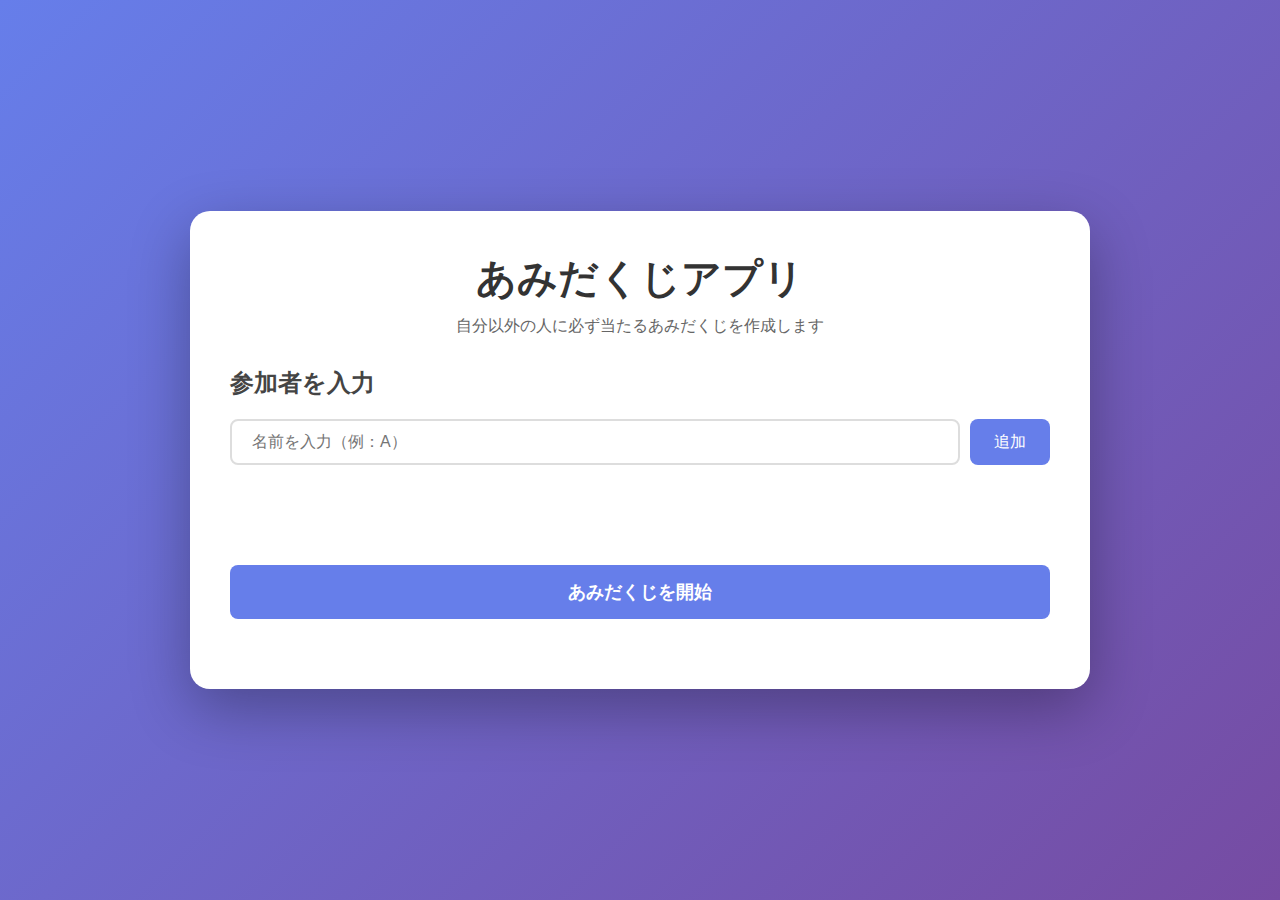
<file: index.html>
<!DOCTYPE html>
<html lang="ja">
<head>
    <meta charset="UTF-8">
    <meta name="viewport" content="width=device-width, initial-scale=1.0">
    <title>あみだくじアプリ</title>
    <link rel="stylesheet" href="style.css">
</head>
<body>
    <div class="container">
        <h1>あみだくじアプリ</h1>
        <p class="description">自分以外の人に必ず当たるあみだくじを作成します</p>

        <div class="input-section">
            <h2>参加者を入力</h2>
            <div class="participants-input">
                <input type="text" id="participant-name" placeholder="名前を入力（例：A）">
                <button id="add-participant">追加</button>
            </div>
            <div id="participants-list"></div>
            <button id="start-amidakuji" class="main-button">あみだくじを開始</button>
        </div>

        <div class="canvas-section" id="canvas-section" style="display: none;">
            <h2>あみだくじ</h2>
            <canvas id="amidakuji-canvas"></canvas>
            <div class="results" id="results"></div>
            <button id="reset" class="main-button">やり直す</button>
        </div>
    </div>

    <script src="app.js"></script>
</body>
</html>
</file>
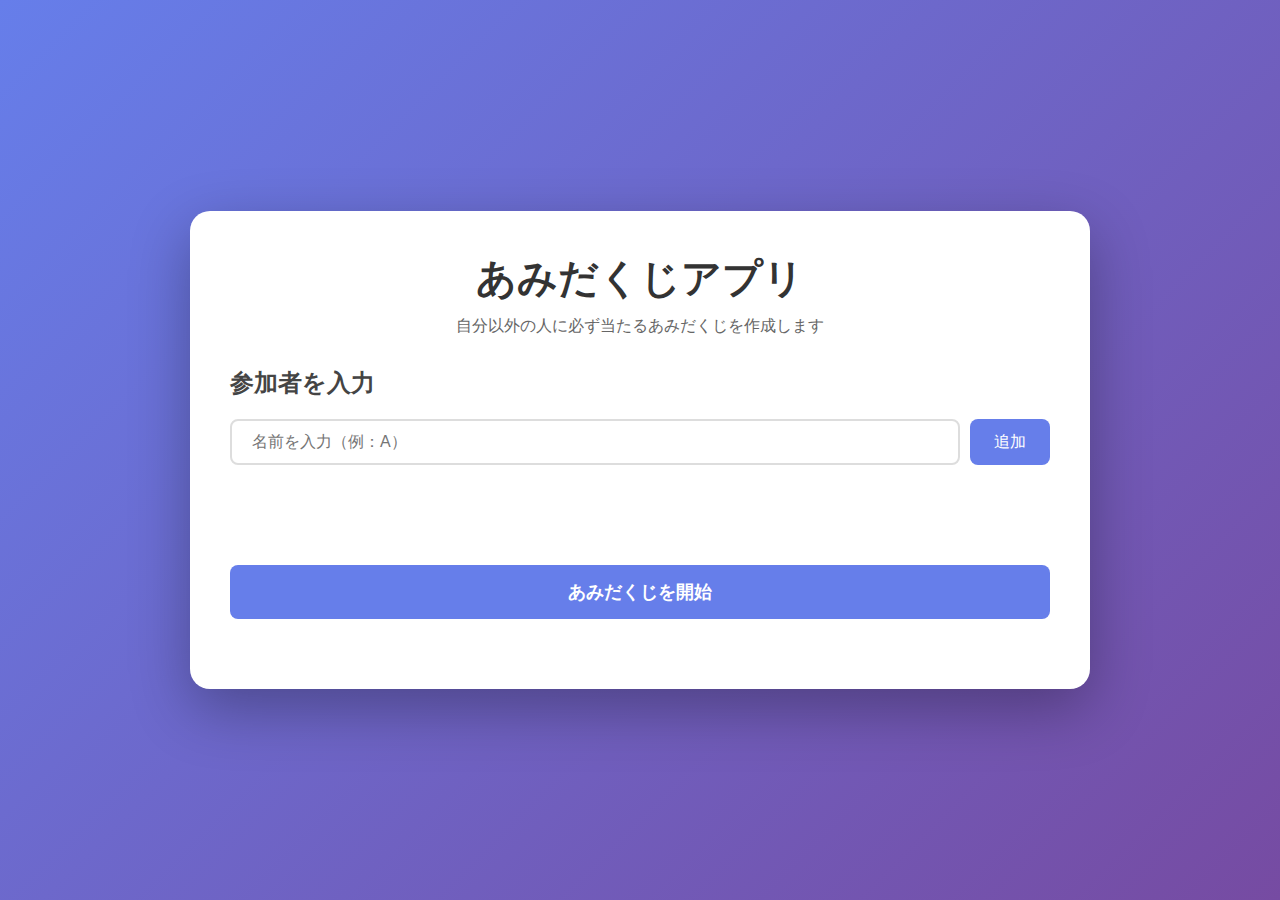
<file: amidakuji-standalone.html>
<!DOCTYPE html>
<html lang="ja">
<head>
    <meta charset="UTF-8">
    <meta name="viewport" content="width=device-width, initial-scale=1.0, maximum-scale=1.0, user-scalable=no">
    <meta name="apple-mobile-web-app-capable" content="yes">
    <meta name="apple-mobile-web-app-status-bar-style" content="black-translucent">
    <title>あみだくじアプリ</title>
    <style>
* {
    margin: 0;
    padding: 0;
    box-sizing: border-box;
}

body {
    font-family: 'Segoe UI', Tahoma, Geneva, Verdana, sans-serif;
    background: linear-gradient(135deg, #667eea 0%, #764ba2 100%);
    min-height: 100vh;
    display: flex;
    justify-content: center;
    align-items: center;
    padding: 20px;
}

.container {
    background: white;
    border-radius: 20px;
    box-shadow: 0 20px 60px rgba(0, 0, 0, 0.3);
    padding: 40px;
    max-width: 900px;
    width: 100%;
}

h1 {
    color: #333;
    text-align: center;
    margin-bottom: 10px;
    font-size: 2.5em;
}

.description {
    text-align: center;
    color: #666;
    margin-bottom: 30px;
}

h2 {
    color: #444;
    margin-bottom: 20px;
    font-size: 1.5em;
}

.input-section {
    margin-bottom: 30px;
}

.participants-input {
    display: flex;
    gap: 10px;
    margin-bottom: 20px;
}

#participant-name {
    flex: 1;
    padding: 12px 20px;
    border: 2px solid #ddd;
    border-radius: 8px;
    font-size: 16px;
    transition: border-color 0.3s;
}

#participant-name:focus {
    outline: none;
    border-color: #667eea;
}

button {
    padding: 12px 24px;
    background: #667eea;
    color: white;
    border: none;
    border-radius: 8px;
    font-size: 16px;
    cursor: pointer;
    transition: background 0.3s, transform 0.1s;
}

button:hover {
    background: #5568d3;
}

button:active {
    transform: scale(0.98);
}

.main-button {
    width: 100%;
    padding: 15px;
    font-size: 18px;
    font-weight: bold;
    margin-top: 20px;
}

#participants-list {
    display: flex;
    flex-wrap: wrap;
    gap: 10px;
    margin-bottom: 20px;
    min-height: 40px;
}

.participant-tag {
    background: #f0f0f0;
    padding: 8px 16px;
    border-radius: 20px;
    display: flex;
    align-items: center;
    gap: 8px;
    font-size: 14px;
}

.participant-tag .remove {
    background: #ff4757;
    color: white;
    border-radius: 50%;
    width: 20px;
    height: 20px;
    display: flex;
    align-items: center;
    justify-content: center;
    cursor: pointer;
    font-size: 12px;
    line-height: 1;
}

.participant-tag .remove:hover {
    background: #e84118;
}

.canvas-section {
    text-align: center;
}

#amidakuji-canvas {
    border: 2px solid #ddd;
    border-radius: 10px;
    margin: 20px auto;
    display: block;
    background: white;
    max-width: 100%;
    height: auto;
}

.results {
    margin: 20px 0;
    padding: 20px;
    background: #f8f9fa;
    border-radius: 10px;
}

.result-item {
    padding: 10px;
    margin: 10px 0;
    background: white;
    border-radius: 8px;
    font-size: 18px;
    font-weight: bold;
    color: #333;
}

.error {
    color: #ff4757;
    text-align: center;
    padding: 10px;
    margin: 10px 0;
    background: #ffe0e0;
    border-radius: 8px;
}

.select-instruction {
    text-align: center;
    color: #667eea;
    font-size: 18px;
    font-weight: bold;
    margin: 20px 0 10px 0;
}

#choice-buttons {
    display: flex;
    justify-content: center;
    gap: 15px;
    flex-wrap: wrap;
    margin-bottom: 20px;
}

.choice-button {
    padding: 15px 30px;
    background: linear-gradient(135deg, #667eea 0%, #764ba2 100%);
    color: white;
    border: none;
    border-radius: 12px;
    font-size: 20px;
    font-weight: bold;
    cursor: pointer;
    transition: transform 0.2s, box-shadow 0.2s;
    box-shadow: 0 4px 15px rgba(102, 126, 234, 0.4);
}

.choice-button:hover {
    transform: translateY(-2px);
    box-shadow: 0 6px 20px rgba(102, 126, 234, 0.6);
}

.choice-button:active {
    transform: translateY(0);
}

.choice-button:disabled {
    opacity: 0.5;
    cursor: not-allowed;
}

/* スマホ対応 */
@media (max-width: 768px) {
    body {
        padding: 10px;
    }

    .container {
        padding: 20px;
    }

    h1 {
        font-size: 1.8em;
    }

    h2 {
        font-size: 1.2em;
    }

    .choice-button {
        padding: 12px 20px;
        font-size: 16px;
    }

    #amidakuji-canvas {
        width: 100% !important;
        height: auto !important;
    }
}
    </style>
</head>
<body>
    <div class="container">
        <h1>あみだくじアプリ</h1>
        <p class="description">自分以外の人に必ず当たるあみだくじを作成します</p>

        <div class="input-section">
            <h2>参加者を入力</h2>
            <div class="participants-input">
                <input type="text" id="participant-name" placeholder="名前を入力（例：A）">
                <button id="add-participant">追加</button>
            </div>
            <div id="participants-list"></div>
            <button id="start-amidakuji" class="main-button">あみだくじを開始</button>
        </div>

        <div class="canvas-section" id="canvas-section" style="display: none;">
            <h2>あみだくじ</h2>
            <p class="select-instruction">クジを選んでください</p>
            <div id="choice-buttons"></div>
            <canvas id="amidakuji-canvas"></canvas>
            <div class="results" id="results"></div>
            <button id="reset" class="main-button">やり直す</button>
        </div>
    </div>

    <script>
// 参加者リスト
let participants = [];
let assignments = [];
let horizontalLinesData = [];
let canvasConfig = {};

// DOM要素
const participantNameInput = document.getElementById('participant-name');
const addParticipantBtn = document.getElementById('add-participant');
const participantsList = document.getElementById('participants-list');
const startBtn = document.getElementById('start-amidakuji');
const canvasSection = document.getElementById('canvas-section');
const canvas = document.getElementById('amidakuji-canvas');
const ctx = canvas.getContext('2d');
const resultsDiv = document.getElementById('results');
const resetBtn = document.getElementById('reset');
const choiceButtonsDiv = document.getElementById('choice-buttons');
const selectInstruction = document.querySelector('.select-instruction');

// イベントリスナー
addParticipantBtn.addEventListener('click', addParticipant);
participantNameInput.addEventListener('keypress', (e) => {
    if (e.key === 'Enter') addParticipant();
});
startBtn.addEventListener('click', startAmidakuji);
resetBtn.addEventListener('click', reset);

// 参加者を追加
function addParticipant() {
    const name = participantNameInput.value.trim();
    if (name && !participants.includes(name)) {
        participants.push(name);
        participantNameInput.value = '';
        renderParticipants();
    }
}

// 参加者リストを描画
function renderParticipants() {
    participantsList.innerHTML = '';
    participants.forEach((name, index) => {
        const tag = document.createElement('div');
        tag.className = 'participant-tag';
        tag.innerHTML = `
            <span>${name}</span>
            <span class="remove" onclick="removeParticipant(${index})">×</span>
        `;
        participantsList.appendChild(tag);
    });
}

// 参加者を削除
function removeParticipant(index) {
    participants.splice(index, 1);
    renderParticipants();
}

// あみだくじをたどって結果を計算
function traceAmidakuji(startCol, lines, numCols) {
    let currentCol = startCol;

    for (const line of lines) {
        if (currentCol === line.startCol) {
            currentCol = line.endCol;
        } else if (currentCol === line.endCol) {
            currentCol = line.startCol;
        }
    }

    return currentCol;
}

// 完全順列になるあみだくじを生成
function generateDerangementAmidakuji(n) {
    const maxAttempts = 1000;
    let attempts = 0;

    while (attempts < maxAttempts) {
        // 横線をランダムに生成
        const lines = [];
        const horizontalLinesCount = Math.max(10, n * 2);

        for (let i = 0; i < horizontalLinesCount; i++) {
            const startCol = Math.floor(Math.random() * (n - 1));
            lines.push({
                startCol,
                endCol: startCol + 1
            });
        }

        // 各列からたどった結果を計算
        const results = [];
        for (let i = 0; i < n; i++) {
            results[i] = traceAmidakuji(i, lines, n);
        }

        // 完全順列かチェック（誰も自分自身に当たっていない）
        let isDerangement = true;
        for (let i = 0; i < n; i++) {
            if (i === results[i]) {
                isDerangement = false;
                break;
            }
        }

        if (isDerangement) {
            // 完全順列が見つかった
            return { lines, results };
        }

        attempts++;
    }

    return null;
}

// レスポンシブ対応のキャンバスサイズを計算
function calculateCanvasSize(n) {
    const containerWidth = document.querySelector('.container').offsetWidth;
    const maxWidth = Math.min(containerWidth - 40, 900);

    // スマホ対応
    const isMobile = window.innerWidth <= 768;
    const canvasWidth = isMobile ? maxWidth : Math.max(600, n * 120);
    const canvasHeight = isMobile ? 400 : 500;

    return { width: canvasWidth, height: canvasHeight };
}

// あみだくじを開始
function startAmidakuji() {
    if (participants.length < 2) {
        alert('参加者は2人以上必要です');
        return;
    }

    const amidakujiData = generateDerangementAmidakuji(participants.length);

    if (!amidakujiData) {
        alert('あみだくじの生成に失敗しました。もう一度お試しください。');
        return;
    }

    // 結果のマッピングを保存
    assignments = amidakujiData.results;

    document.querySelector('.input-section').style.display = 'none';
    canvasSection.style.display = 'block';

    drawAmidakuji(participants, amidakujiData.lines);
    createChoiceButtons();
}

// 選択ボタンを生成
function createChoiceButtons() {
    choiceButtonsDiv.innerHTML = '';
    selectInstruction.style.display = 'block';
    resultsDiv.style.display = 'none';

    participants.forEach((name, index) => {
        const button = document.createElement('button');
        button.className = 'choice-button';
        button.textContent = name;
        button.onclick = () => startAnimation(index);
        choiceButtonsDiv.appendChild(button);
    });
}

// あみだくじを描画
function drawAmidakuji(start, lines) {
    const n = start.length;
    const size = calculateCanvasSize(n);
    canvas.width = size.width;
    canvas.height = size.height;

    const padding = 60;
    const lineSpacing = (size.width - 2 * padding) / (n - 1);
    const verticalStart = 60;
    const verticalEnd = size.height - 60;

    // 設定を保存
    canvasConfig = {
        n,
        padding,
        lineSpacing,
        verticalStart,
        verticalEnd
    };

    // 横線にY座標を割り当て
    horizontalLinesData = [];
    const horizontalSpacing = (verticalEnd - verticalStart) / (lines.length + 1);

    lines.forEach((line, index) => {
        horizontalLinesData.push({
            y: verticalStart + (index + 1) * horizontalSpacing,
            startCol: line.startCol,
            endCol: line.endCol
        });
    });

    // 描画
    redrawCanvas(start);
}

// キャンバスを再描画
function redrawCanvas(start, highlightCol = -1, currentY = -1) {
    const { n, padding, lineSpacing, verticalStart, verticalEnd } = canvasConfig;

    ctx.clearRect(0, 0, canvas.width, canvas.height);
    ctx.strokeStyle = '#333';
    ctx.lineWidth = 3;
    ctx.font = 'bold 16px sans-serif';
    ctx.textAlign = 'center';

    // 縦線を描画
    for (let i = 0; i < n; i++) {
        const x = padding + i * lineSpacing;

        // 上部の名前
        ctx.fillStyle = '#667eea';
        ctx.fillText(start[i], x, verticalStart - 30);

        // 縦線
        ctx.strokeStyle = '#ddd';
        ctx.lineWidth = 2;
        ctx.beginPath();
        ctx.moveTo(x, verticalStart);
        ctx.lineTo(x, verticalEnd);
        ctx.stroke();

        // 下部の名前（上部と同じ順序）
        ctx.fillStyle = '#764ba2';
        ctx.fillText(start[i], x, verticalEnd + 30);
    }

    // 横線を描画
    horizontalLinesData.forEach(line => {
        const x1 = padding + line.startCol * lineSpacing;
        const x2 = padding + line.endCol * lineSpacing;

        ctx.strokeStyle = '#ff6b6b';
        ctx.lineWidth = 2;
        ctx.beginPath();
        ctx.moveTo(x1, line.y);
        ctx.lineTo(x2, line.y);
        ctx.stroke();
    });

    // 現在の位置をハイライト
    if (highlightCol >= 0 && currentY >= 0) {
        const x = padding + highlightCol * lineSpacing;
        ctx.fillStyle = '#ff6b6b';
        ctx.beginPath();
        ctx.arc(x, currentY, 8, 0, Math.PI * 2);
        ctx.fill();
    }
}

// アニメーション開始
function startAnimation(startIndex) {
    // ボタンを無効化
    const buttons = document.querySelectorAll('.choice-button');
    buttons.forEach(btn => btn.disabled = true);
    selectInstruction.style.display = 'none';

    let currentCol = startIndex;
    let currentY = canvasConfig.verticalStart;
    const speed = 3;
    let lineIndex = 0;

    function animate() {
        const { padding, lineSpacing, verticalStart, verticalEnd } = canvasConfig;

        // 現在の位置を更新
        currentY += speed;

        // 横線との交差チェック
        while (lineIndex < horizontalLinesData.length) {
            const line = horizontalLinesData[lineIndex];

            if (Math.abs(currentY - line.y) < speed) {
                // 横線に到達
                if (currentCol === line.startCol) {
                    currentCol = line.endCol;
                } else if (currentCol === line.endCol) {
                    currentCol = line.startCol;
                }
                lineIndex++;
                break;
            } else if (currentY < line.y) {
                break;
            } else {
                lineIndex++;
            }
        }

        // 再描画
        redrawCanvas(participants, currentCol, currentY);

        // アニメーション継続判定
        if (currentY < verticalEnd) {
            requestAnimationFrame(animate);
        } else {
            // アニメーション終了
            showResult(startIndex, currentCol);
        }
    }

    animate();
}

// 結果を表示
function showResult(startIndex, endIndex) {
    resultsDiv.style.display = 'block';
    const resultName = participants[endIndex];
    resultsDiv.innerHTML = `
        <h3>結果</h3>
        <div class="result-item" style="font-size: 24px; padding: 20px; background: linear-gradient(135deg, #667eea 0%, #764ba2 100%); color: white;">
            ${participants[startIndex]} → ${resultName}
        </div>
    `;

    // 検証
    if (participants[startIndex] === resultName) {
        resultsDiv.innerHTML += `
            <div class="error">エラー: 同じ人に当たっています。もう一度やり直してください。</div>
        `;
    }

    // ボタンを有効化
    const buttons = document.querySelectorAll('.choice-button');
    buttons.forEach(btn => btn.disabled = false);
    selectInstruction.style.display = 'block';
    selectInstruction.textContent = 'もう一度選ぶ、またはやり直してください';
}

// リセット
function reset() {
    document.querySelector('.input-section').style.display = 'block';
    canvasSection.style.display = 'none';
    ctx.clearRect(0, 0, canvas.width, canvas.height);
    resultsDiv.innerHTML = '';
    choiceButtonsDiv.innerHTML = '';
    selectInstruction.style.display = 'block';
    selectInstruction.textContent = 'クジを選んでください';
    horizontalLinesData = [];
    assignments = [];
}
    </script>
</body>
</html>
</file>
<file: style.css>
* {
    margin: 0;
    padding: 0;
    box-sizing: border-box;
}

body {
    font-family: 'Segoe UI', Tahoma, Geneva, Verdana, sans-serif;
    background: linear-gradient(135deg, #667eea 0%, #764ba2 100%);
    min-height: 100vh;
    display: flex;
    justify-content: center;
    align-items: center;
    padding: 20px;
}

.container {
    background: white;
    border-radius: 20px;
    box-shadow: 0 20px 60px rgba(0, 0, 0, 0.3);
    padding: 40px;
    max-width: 900px;
    width: 100%;
}

h1 {
    color: #333;
    text-align: center;
    margin-bottom: 10px;
    font-size: 2.5em;
}

.description {
    text-align: center;
    color: #666;
    margin-bottom: 30px;
}

h2 {
    color: #444;
    margin-bottom: 20px;
    font-size: 1.5em;
}

.input-section {
    margin-bottom: 30px;
}

.participants-input {
    display: flex;
    gap: 10px;
    margin-bottom: 20px;
}

#participant-name {
    flex: 1;
    padding: 12px 20px;
    border: 2px solid #ddd;
    border-radius: 8px;
    font-size: 16px;
    transition: border-color 0.3s;
}

#participant-name:focus {
    outline: none;
    border-color: #667eea;
}

button {
    padding: 12px 24px;
    background: #667eea;
    color: white;
    border: none;
    border-radius: 8px;
    font-size: 16px;
    cursor: pointer;
    transition: background 0.3s, transform 0.1s;
}

button:hover {
    background: #5568d3;
}

button:active {
    transform: scale(0.98);
}

.main-button {
    width: 100%;
    padding: 15px;
    font-size: 18px;
    font-weight: bold;
    margin-top: 20px;
}

#participants-list {
    display: flex;
    flex-wrap: wrap;
    gap: 10px;
    margin-bottom: 20px;
    min-height: 40px;
}

.participant-tag {
    background: #f0f0f0;
    padding: 8px 16px;
    border-radius: 20px;
    display: flex;
    align-items: center;
    gap: 8px;
    font-size: 14px;
}

.participant-tag .remove {
    background: #ff4757;
    color: white;
    border-radius: 50%;
    width: 20px;
    height: 20px;
    display: flex;
    align-items: center;
    justify-content: center;
    cursor: pointer;
    font-size: 12px;
    line-height: 1;
}

.participant-tag .remove:hover {
    background: #e84118;
}

.canvas-section {
    text-align: center;
}

#amidakuji-canvas {
    border: 2px solid #ddd;
    border-radius: 10px;
    margin: 20px auto;
    display: block;
    background: white;
}

.results {
    margin: 20px 0;
    padding: 20px;
    background: #f8f9fa;
    border-radius: 10px;
}

.result-item {
    padding: 10px;
    margin: 10px 0;
    background: white;
    border-radius: 8px;
    font-size: 18px;
    font-weight: bold;
    color: #333;
}

.error {
    color: #ff4757;
    text-align: center;
    padding: 10px;
    margin: 10px 0;
    background: #ffe0e0;
    border-radius: 8px;
}
</file>
